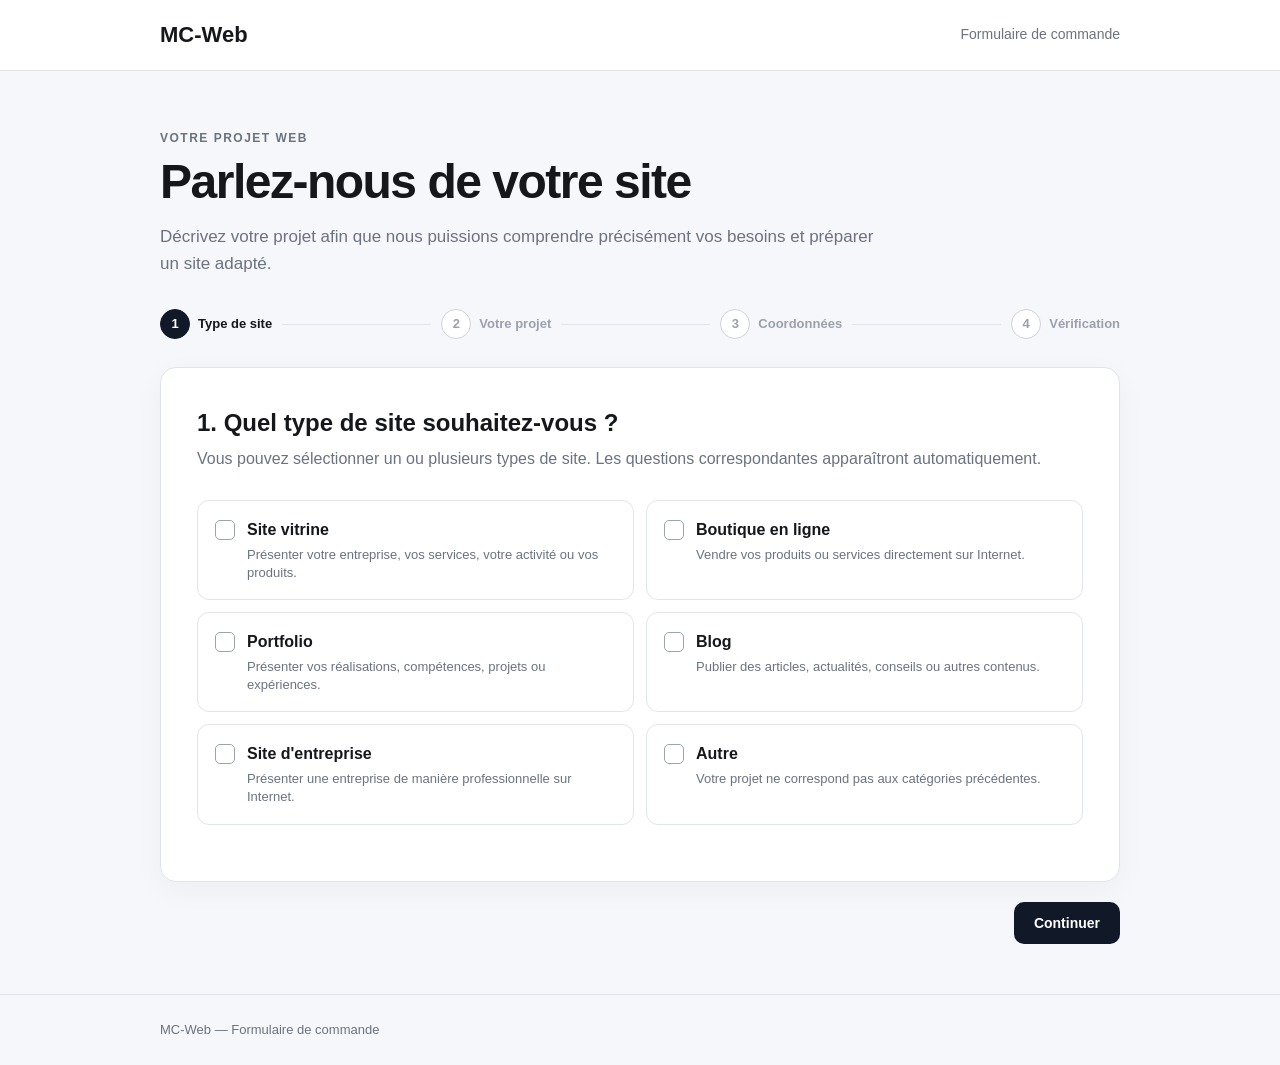
<file: index.html>
<!DOCTYPE html>
<html lang="fr">
<head>
    <meta charset="UTF-8">
    <meta name="viewport" content="width=device-width, initial-scale=1.0">

    <title>MC-Web | Formulaire de commande</title>

    <link rel="stylesheet" href="style.css">
</head>

<body>

<header class="site-header">
    <div class="container header-inner">
        <div class="brand">MC-Web</div>
        <span class="header-label">Formulaire de commande</span>
    </div>
</header>


<main class="container">

    <section class="intro">
        <p class="eyebrow">Votre projet web</p>

        <h1>Parlez-nous de votre site</h1>

        <p>
            Décrivez votre projet afin que nous puissions comprendre
            précisément vos besoins et préparer un site adapté.
        </p>
    </section>


    <!-- BARRE DE PROGRESSION -->

    <div class="progress">

        <div class="progress-item active" data-step-indicator="1">
            <span>1</span>
            <strong>Type de site</strong>
        </div>

        <div class="progress-line"></div>

        <div class="progress-item" data-step-indicator="2">
            <span>2</span>
            <strong>Votre projet</strong>
        </div>

        <div class="progress-line"></div>

        <div class="progress-item" data-step-indicator="3">
            <span>3</span>
            <strong>Coordonnées</strong>
        </div>

        <div class="progress-line"></div>

        <div class="progress-item" data-step-indicator="4">
            <span>4</span>
            <strong>Vérification</strong>
        </div>

    </div>


<form id="clientForm" novalidate>


<!-- =====================================================
     ÉTAPE 1 : TYPE DE SITE
===================================================== -->

<section class="form-step active" data-step="1">

    <div class="card">

        <h2>1. Quel type de site souhaitez-vous ?</h2>

        <p class="section-description">
            Vous pouvez sélectionner un ou plusieurs types de site.
            Les questions correspondantes apparaîtront automatiquement.
        </p>


        <div class="site-types">


            <!-- SITE VITRINE -->

            <label class="site-type">

                <input
                    type="checkbox"
                    name="siteType"
                    value="Site vitrine"
                >

                <span class="checkmark"></span>

                <span>
                    <strong>Site vitrine</strong>

                    <small>
                        Présenter votre entreprise, vos services,
                        votre activité ou vos produits.
                    </small>
                </span>

            </label>



            <!-- BOUTIQUE -->

            <label class="site-type">

                <input
                    type="checkbox"
                    name="siteType"
                    value="Boutique en ligne"
                >

                <span class="checkmark"></span>

                <span>
                    <strong>Boutique en ligne</strong>

                    <small>
                        Vendre vos produits ou services directement
                        sur Internet.
                    </small>
                </span>

            </label>



            <!-- PORTFOLIO -->

            <label class="site-type">

                <input
                    type="checkbox"
                    name="siteType"
                    value="Portfolio"
                >

                <span class="checkmark"></span>

                <span>
                    <strong>Portfolio</strong>

                    <small>
                        Présenter vos réalisations, compétences,
                        projets ou expériences.
                    </small>
                </span>

            </label>



            <!-- BLOG -->

            <label class="site-type">

                <input
                    type="checkbox"
                    name="siteType"
                    value="Blog"
                >

                <span class="checkmark"></span>

                <span>
                    <strong>Blog</strong>

                    <small>
                        Publier des articles, actualités,
                        conseils ou autres contenus.
                    </small>
                </span>

            </label>



            <!-- ENTREPRISE -->

            <label class="site-type">

                <input
                    type="checkbox"
                    name="siteType"
                    value="Site d'entreprise"
                >

                <span class="checkmark"></span>

                <span>
                    <strong>Site d'entreprise</strong>

                    <small>
                        Présenter une entreprise de manière
                        professionnelle sur Internet.
                    </small>
                </span>

            </label>



            <!-- AUTRE -->

            <label class="site-type">

                <input
                    type="checkbox"
                    name="siteType"
                    value="Autre"
                >

                <span class="checkmark"></span>

                <span>
                    <strong>Autre</strong>

                    <small>
                        Votre projet ne correspond pas aux
                        catégories précédentes.
                    </small>
                </span>

            </label>

        </div>

        <div id="typeError"></div>

    </div>


    <div class="actions">

        <button
            type="button"
            class="btn primary"
            id="continueType"
        >
            Continuer
        </button>

    </div>

</section>



<!-- =====================================================
     ÉTAPE 2 : QUESTIONS DU PROJET
===================================================== -->

<section class="form-step" data-step="2">

    <div class="card">

        <h2>2. Votre projet</h2>

        <p class="section-description">
            Les questions affichées ci-dessous correspondent
            aux types de site que vous avez sélectionnés.
        </p>


        <!-- QUESTIONS COMMUNES -->

        <div class="question-section">

            <div class="section-title">
                Informations générales
            </div>


            <div class="field">

                <label for="projectName">
                    Nom du projet <span>*</span>
                </label>

                <input
                    id="projectName"
                    name="projectName"
                    type="text"
                    placeholder="Ex. Excellence Services"
                    required
                >

            </div>


            <div class="field">

                <label for="company">
                    Nom de l'entreprise ou de l'activité
                </label>

                <input
                    id="company"
                    name="company"
                    type="text"
                    placeholder="Ex. Excellence Services"
                >

            </div>


            <div class="field">

                <label for="generalDescription">
                    Présentez brièvement votre projet <span>*</span>
                </label>

                <textarea
                    id="generalDescription"
                    name="generalDescription"
                    placeholder="Expliquez votre activité et ce que vous souhaitez réaliser..."
                    required
                ></textarea>

            </div>


            <div class="field">

                <label for="mainObjective">
                    Quel est l'objectif principal du site ? <span>*</span>
                </label>

                <textarea
                    id="mainObjective"
                    name="mainObjective"
                    placeholder="Ex. Présenter mes services et permettre aux clients de me contacter."
                    required
                ></textarea>

            </div>


            <div class="field">

                <label for="colors">
                    Couleurs ou style souhaité
                </label>

                <input
                    id="colors"
                    name="colors"
                    type="text"
                    placeholder="Ex. Noir et blanc, moderne et professionnel"
                >

            </div>

        </div>



        <!-- QUESTIONS DYNAMIQUES -->

        <div id="dynamicQuestions"></div>


        <!-- AUTRES INFORMATIONS -->

        <div class="question-section">

            <div class="section-title">
                Informations supplémentaires
            </div>


            <div class="field">

                <label for="additional">
                    Avez-vous d'autres demandes particulières ?
                </label>

                <textarea
                    id="additional"
                    name="additional"
                    placeholder="Ajoutez toute information qui pourrait nous être utile..."
                ></textarea>

            </div>

        </div>

    </div>


    <div class="actions split">

        <button
            type="button"
            class="btn secondary"
            id="backToType"
        >
            Retour
        </button>


        <button
            type="button"
            class="btn primary"
            id="continueContact"
        >
            Continuer
        </button>

    </div>

</section>



<!-- =====================================================
     ÉTAPE 3 : COORDONNÉES
===================================================== -->

<section class="form-step" data-step="3">

    <div class="card">

        <h2>3. Vos coordonnées</h2>

        <p class="section-description">
            Ces informations nous permettront de vous contacter
            concernant votre projet.
        </p>


        <div class="field">

            <label for="fullName">
                Nom et prénom <span>*</span>
            </label>

            <input
                id="fullName"
                name="fullName"
                type="text"
                placeholder="Ex. Olivier Atchou"
                required
            >

        </div>


        <div class="field">

            <label for="email">
                Adresse e-mail <span>*</span>
            </label>

            <input
                id="email"
                name="email"
                type="email"
                placeholder="Ex. contact@exemple.com"
                required
            >

        </div>


        <div class="field">

            <label for="phone">
                Numéro de téléphone <span>*</span>
            </label>

            <input
                id="phone"
                name="phone"
                type="tel"
                placeholder="Ex. +229 01 XX XX XX XX"
                required
            >

        </div>


        <div class="field">

            <label for="preferredContact">
                Moyen de contact préféré
            </label>

            <select
                id="preferredContact"
                name="preferredContact"
            >

                <option value="">
                    Sélectionnez une option
                </option>

                <option value="Téléphone">
                    Téléphone
                </option>

                <option value="WhatsApp">
                    WhatsApp
                </option>

                <option value="E-mail">
                    E-mail
                </option>

            </select>

        </div>

    </div>


    <div class="actions split">

        <button
            type="button"
            class="btn secondary"
            id="backToProject"
        >
            Retour
        </button>


        <button
            type="button"
            class="btn primary"
            id="continueReview"
        >
            Vérifier mes réponses
        </button>

    </div>

</section>



<!-- =====================================================
     ÉTAPE 4 : RÉCAPITULATIF
===================================================== -->

<section class="form-step" data-step="4">

    <div class="card">

        <h2>4. Vérifiez votre demande</h2>

        <p class="section-description">
            Vérifiez toutes vos informations avant de confirmer.
            Vous pouvez revenir en arrière pour effectuer une modification.
        </p>


        <div id="review"></div>

    </div>


    <div class="actions split">

        <button
            type="button"
            class="btn secondary"
            id="backToContact"
        >
            Modifier
        </button>


        <button
            type="submit"
            class="btn primary"
        >
            Confirmer et envoyer
        </button>

    </div>

</section>

</form>



<!-- =====================================================
     MESSAGE DE SUCCÈS
===================================================== -->

<section
    id="success"
    class="success-card"
    hidden
>

    <div class="success-icon">
        OK
    </div>

    <h2>
        Demande enregistrée
    </h2>

    <p>
        Votre formulaire a été correctement rempli.
        Nous pourrons maintenant traiter votre demande.
    </p>

    <button
        type="button"
        class="btn primary"
        id="newRequest"
    >
        Nouvelle demande
    </button>

</section>

</main>



<footer class="site-footer">

    <div class="container">
        MC-Web — Formulaire de commande
    </div>

</footer>


<script src="script.js"></script>

</body>
  </html>
</file>
<file: style.css>
* {
    box-sizing: border-box;
    margin: 0;
    padding: 0;
}


:root {

    --bg: #f6f7fb;

    --surface: #ffffff;

    --text: #15171a;

    --muted: #6b7280;

    --border: #e1e5eb;

    --primary: #111827;

    --primary-hover: #273244;

    --soft: #f0f3f7;

    --danger: #b42318;

    --success: #137333;

}


body {

    font-family:
        Arial,
        Helvetica,
        sans-serif;

    background: var(--bg);

    color: var(--text);

    line-height: 1.55;

}


.container {

    width:
        min(100% - 32px, 960px);

    margin: 0 auto;

}


/* =========================
   HEADER
========================= */

.site-header {

    background:
        var(--surface);

    border-bottom:
        1px solid var(--border);

}


.header-inner {

    min-height: 70px;

    display: flex;

    align-items: center;

    justify-content: space-between;

}


.brand {

    font-size: 22px;

    font-weight: 800;

}


.header-label {

    color: var(--muted);

    font-size: 14px;

}


/* =========================
   INTRODUCTION
========================= */

.intro {

    padding:
        58px 0 32px;

    max-width: 720px;

}


.eyebrow {

    color: var(--muted);

    text-transform: uppercase;

    letter-spacing: 1.5px;

    font-size: 12px;

    font-weight: 700;

    margin-bottom: 8px;

}


h1 {

    font-size:
        clamp(32px, 6vw, 48px);

    line-height: 1.1;

    letter-spacing: -1.5px;

    margin-bottom: 16px;

}


.intro > p:last-child {

    color: var(--muted);

    font-size: 17px;

}


/* =========================
   PROGRESSION
========================= */

.progress {

    display: flex;

    align-items: center;

    margin-bottom: 28px;

}


.progress-item {

    display: flex;

    align-items: center;

    gap: 8px;

    color: #9aa1ab;

    font-size: 13px;

    white-space: nowrap;

}


.progress-item span {

    width: 30px;

    height: 30px;

    border:
        1px solid #cdd3db;

    border-radius: 50%;

    display: grid;

    place-items: center;

    font-weight: 700;

    background:
        var(--surface);

}


.progress-item.active,
.progress-item.done {

    color:
        var(--text);

}


.progress-item.active span,
.progress-item.done span {

    background:
        var(--primary);

    color: white;

    border-color:
        var(--primary);

}


.progress-line {

    flex: 1;

    height: 1px;

    background:
        var(--border);

    margin: 0 10px;

}


/* =========================
   ÉTAPES
========================= */

.form-step {

    display: none;

}


.form-step.active {

    display: block;

}


/* =========================
   CARTE
========================= */

.card {

    background:
        var(--surface);

    border:
        1px solid var(--border);

    border-radius: 16px;

    padding:
        clamp(22px, 5vw, 36px);

    box-shadow:
        0 8px 30px
        rgba(20, 25, 35, 0.04);

}


h2 {

    font-size: 24px;

    margin-bottom: 6px;

}


.section-description {

    color:
        var(--muted);

    margin-bottom: 28px;

}


/* =========================
   TYPES DE SITES
========================= */

.site-types {

    display: grid;

    grid-template-columns:
        repeat(2, 1fr);

    gap: 12px;

    margin-bottom: 20px;

}


.site-type {

    position: relative;

    display: flex;

    gap: 12px;

    padding: 17px;

    border:
        1px solid var(--border);

    border-radius: 12px;

    cursor: pointer;

    transition: 0.2s ease;

}


.site-type:hover {

    border-color:
        #aeb6c2;

}


.site-type:has(input:checked) {

    border-color:
        var(--primary);

    background:
        #f8fafc;

}


.site-type input {

    position: absolute;

    opacity: 0;

}


.checkmark {

    flex:
        0 0 20px;

    width: 20px;

    height: 20px;

    margin-top: 2px;

    border:
        1.5px solid #9ca3af;

    border-radius: 5px;

    background:
        white;

}


.site-type input:checked + .checkmark {

    background:
        var(--primary);

    border-color:
        var(--primary);

    box-shadow:
        inset 0 0 0 4px white;

}


.site-type strong {

    display: block;

    margin-bottom: 3px;

}


.site-type small {

    display: block;

    color:
        var(--muted);

    font-size: 13px;

    line-height: 1.4;

}


/* =========================
   SECTIONS QUESTIONS
========================= */

.question-section {

    border-top:
        1px solid var(--border);

    margin-top: 30px;

    padding-top: 25px;

}


.section-title {

    font-size: 17px;

    font-weight: 800;

    margin-bottom: 15px;

}


/* =========================
   CHAMPS
========================= */

.field {

    margin-top: 20px;

}


.field label {

    display: block;

    font-weight: 700;

    font-size: 14px;

    margin-bottom: 8px;

}


.field label span {

    color:
        var(--danger);

}


input,
textarea,
select {

    width: 100%;

    border:
        1px solid #cfd5dd;

    border-radius: 10px;

    background:
        white;

    padding:
        13px 14px;

    font:
        inherit;

    color:
        var(--text);

    outline: none;

    transition:
        0.2s ease;

}


textarea {

    resize: vertical;

    min-height: 110px;

}


select {

    cursor: pointer;

}


input:focus,
textarea:focus,
select:focus {

    border-color:
        var(--primary);

    box-shadow:
        0 0 0 3px
        rgba(17, 24, 39, 0.08);

}


/* =========================
   ERREURS
========================= */

.field.error input,
.field.error textarea,
.field.error select {

    border-color:
        var(--danger);

}


.error-message {

    color:
        var(--danger);

    font-size: 12px;

    margin-top: 6px;

}


/* =========================
   BOUTONS
========================= */

.actions {

    display: flex;

    justify-content: flex-end;

    gap: 12px;

    padding:
        20px 0 50px;

}


.actions.split {

    justify-content:
        space-between;

}


.btn {

    border: 0;

    border-radius: 10px;

    padding:
        13px 20px;

    font-weight: 700;

    cursor: pointer;

    font-size: 14px;

    transition:
        0.2s ease;

}


.btn.primary {

    background:
        var(--primary);

    color:
        white;

}


.btn.primary:hover {

    background:
        var(--primary-hover);

}


.btn.secondary {

    background:
        var(--soft);

    color:
        var(--text);

}


/* =========================
   RÉCAPITULATIF
========================= */

.review-group {

    border-top:
        1px solid var(--border);

    padding:
        20px 0;

}


.review-group:first-child {

    border-top: 0;

    padding-top: 0;

}


.review-group h3 {

    font-size: 16px;

    margin-bottom: 12px;

}


.review-row {

    display: grid;

    grid-template-columns:
        220px 1fr;

    gap: 15px;

    padding: 8px 0;

}


.review-label {

    color:
        var(--muted);

    font-size: 14px;

}


.review-value {

    font-size: 14px;

    white-space: pre-wrap;

    overflow-wrap: anywhere;

}


/* =========================
   SUCCÈS
========================= */

.success-card {

    text-align: center;

    background:
        var(--surface);

    border:
        1px solid var(--border);

    border-radius: 16px;

    padding:
        50px 25px;

    margin-bottom: 60px;

}


.success-card h2 {

    margin:
        15px 0 8px;

}


.success-card p {

    color:
        var(--muted);

    max-width: 600px;

    margin:
        0 auto 25px;

}


.success-icon {

    width: 52px;

    height: 52px;

    margin: 0 auto;

    display: grid;

    place-items: center;

    border-radius: 50%;

    background:
        #e8f5e9;

    color:
        var(--success);

    font-weight: 800;

}


/* =========================
   FOOTER
========================= */

.site-footer {

    border-top:
        1px solid var(--border);

    color:
        var(--muted);

    font-size: 13px;

    padding: 25px 0;

}


[hidden] {

    display: none !important;

}


/* =========================
   MOBILE
========================= */

@media (max-width: 680px) {

    .container {

        width:
            min(100% - 22px, 960px);

    }


    .header-label {

        display: none;

    }


    .intro {

        padding-top: 40px;

    }


    .site-types {

        grid-template-columns: 1fr;

    }


    .progress-item strong {

        display: none;

    }


    .progress-line {

        margin: 0 7px;

    }


    .review-row {

        grid-template-columns: 1fr;

        gap: 3px;

    }


    .actions,
    .actions.split {

        flex-direction:
            column-reverse;

    }


    .btn {

        width: 100%;

    }

}
</file>
